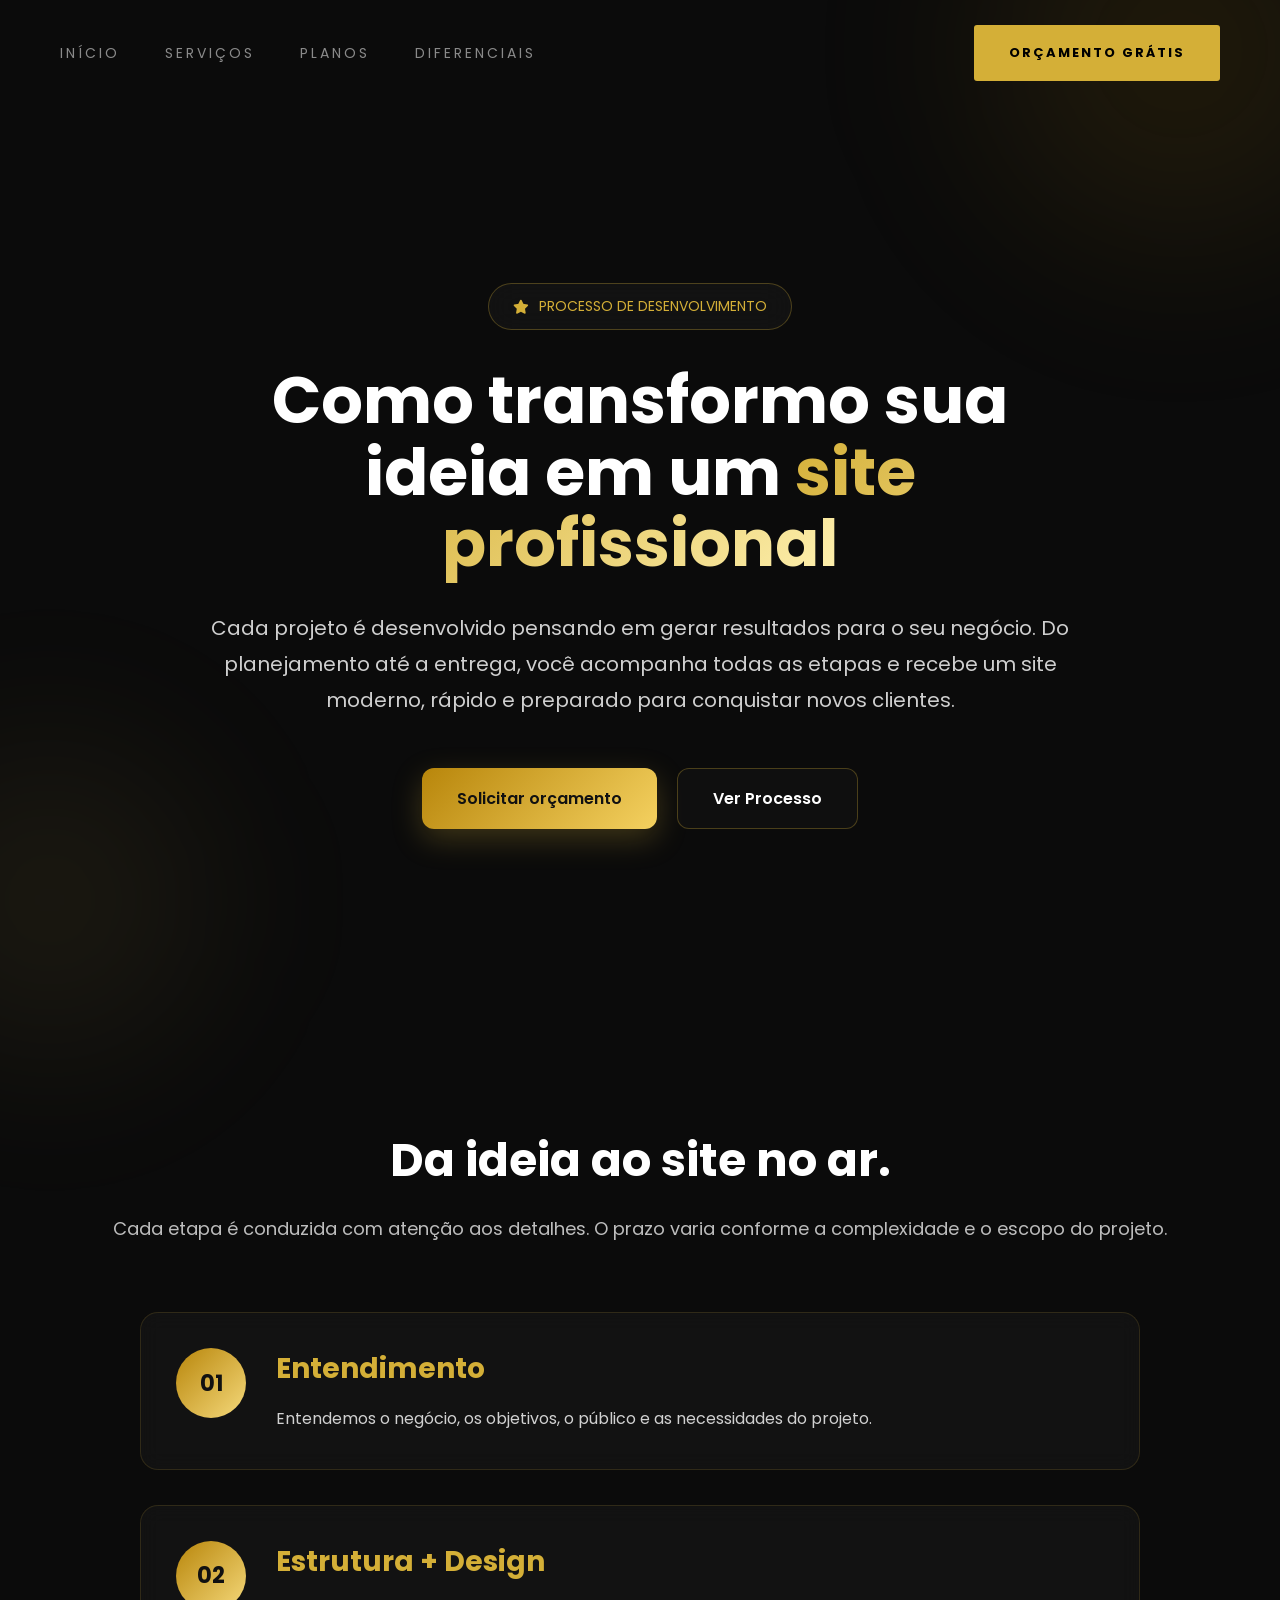
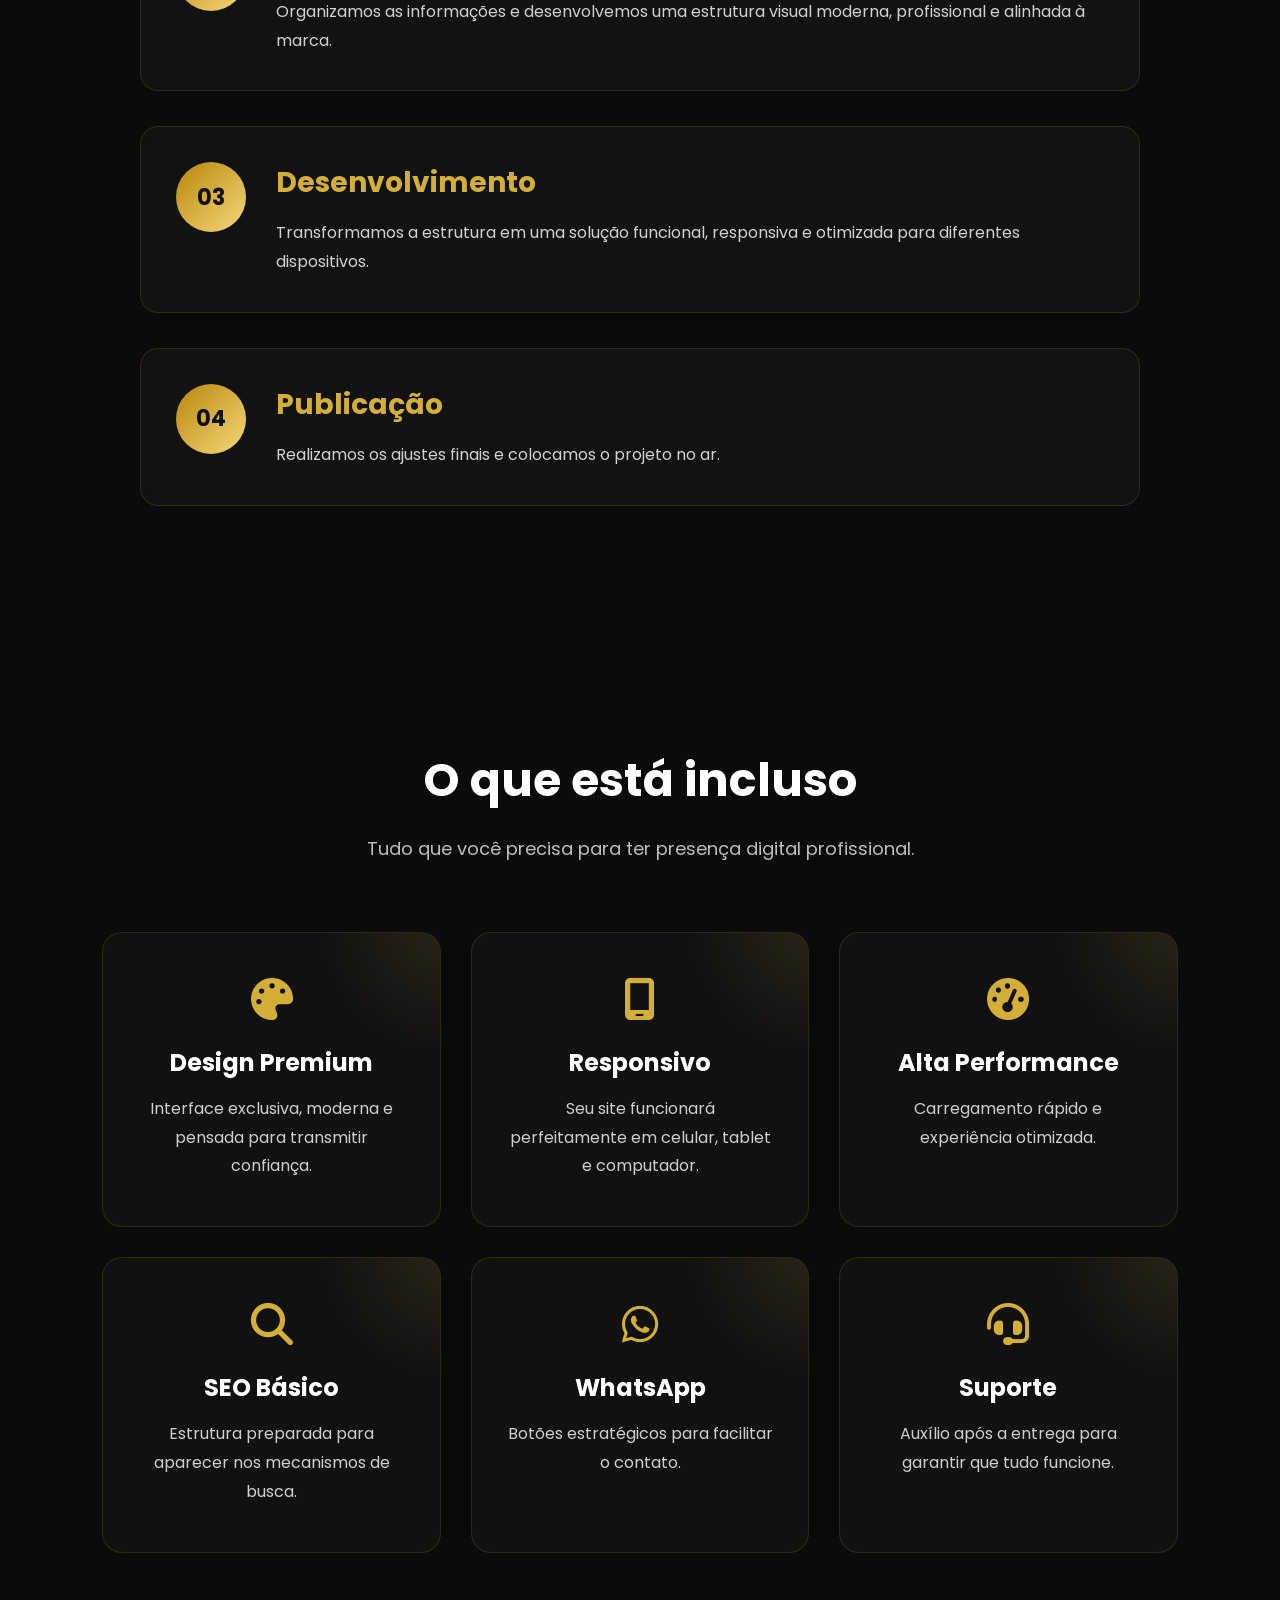
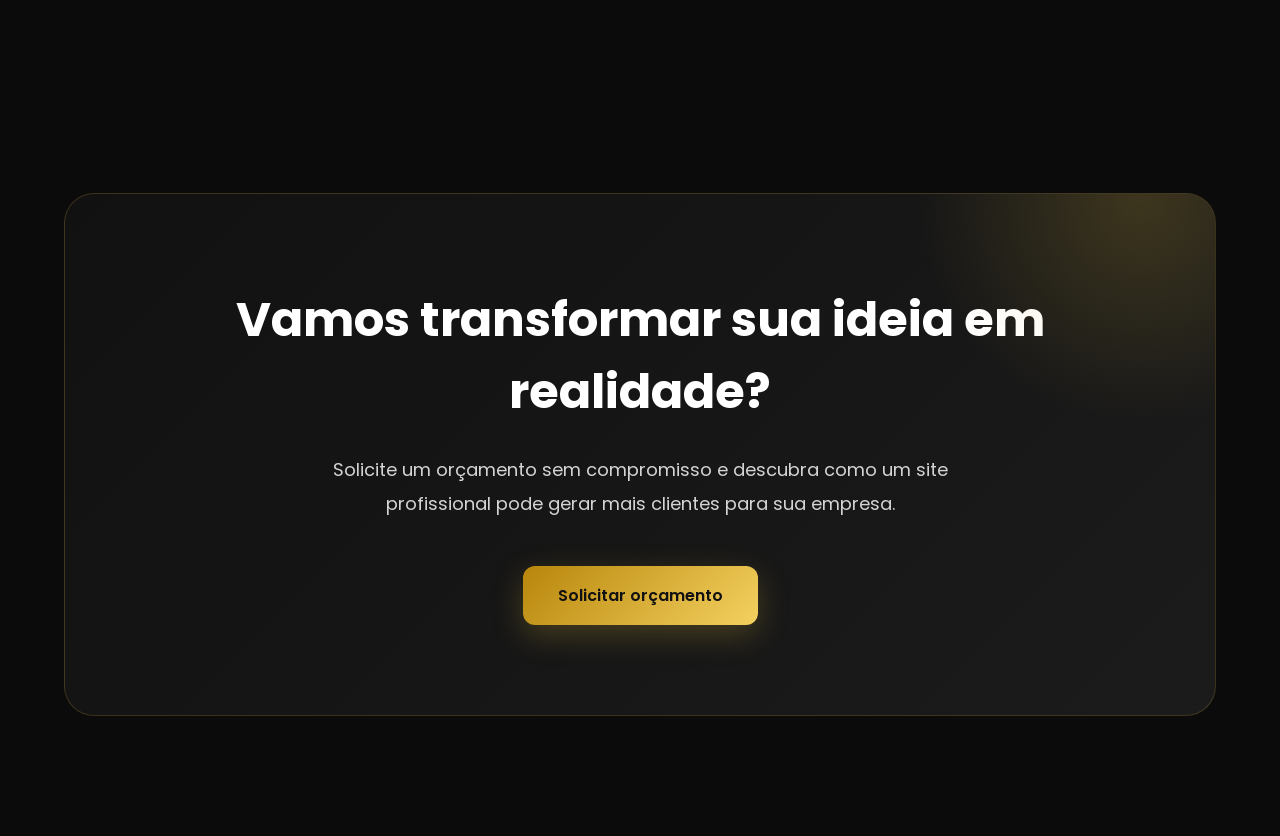
<file: como-funciona.html>
<!DOCTYPE html>
<html lang="pt-BR">

<head>

    <meta charset="UTF-8">
    <meta name="viewport" content="width=device-width, initial-scale=1.0">

    <title>Como Funciona | NunesWebStudio</title>
    <meta name="description" content="Entenda o processo de desenvolvimento da NunesWebStudio: entendimento, estrutura e design, desenvolvimento e publicação do seu projeto.">

    <link rel="stylesheet" href="como-funciona.css">
    <link href="https://fonts.googleapis.com/css2?family=Poppins:wght@300;500;700&display=swap" rel="stylesheet">

    <!-- Ícones -->
    <link rel="stylesheet"
        href="https://cdnjs.cloudflare.com/ajax/libs/font-awesome/6.6.0/css/all.min.css">

</head>

<body>

<!-- ================= HEADER ================= -->

<header class="header">

  <nav class="nav">
    <a href="index.html">INÍCIO</a>
    <a href="index.html#services">SERVIÇOS</a>
    <a href="index.html#pricing">PLANOS</a>
    <a href="index.html#diferenciais">DIFERENCIAIS</a>
  </nav>

  <a href="https://wa.me/5579998365235" target="_blank" rel="noopener" class="btn-header">ORÇAMENTO GRÁTIS</a>

</header>

<!-- ================= HERO ================= -->

<section class="hero">

<div class="hero-content">

<span class="badge">
<i class="fa-solid fa-star"></i>
PROCESSO DE DESENVOLVIMENTO
</span>

<h1>

Como transformo sua ideia em um
<span>site profissional</span>

</h1>

<p>

Cada projeto é desenvolvido pensando em gerar resultados para o seu negócio.
Do planejamento até a entrega, você acompanha todas as etapas e recebe um
site moderno, rápido e preparado para conquistar novos clientes.

</p>

<div class="hero-buttons">

<a href="https://wa.me/5579998365235" target="_blank" class="btn">

Solicitar orçamento

</a>

<a href="#processo" class="btn-secondary">

Ver Processo

</a>

</div>

</div>

</section>

<!-- ================= PROCESSO ================= -->

<section class="process" id="processo">

<div class="section-title">

<h2>Da ideia ao site no ar.</h2>

<p>

Cada etapa é conduzida com atenção aos detalhes. O prazo varia conforme a complexidade e o escopo do projeto.

</p>

</div>

<div class="timeline">

<!-- ITEM -->

<div class="timeline-item">

<div class="number">

01

</div>

<div class="timeline-content">

<h3>Entendimento</h3>

<p>

Entendemos o negócio, os objetivos, o público e as necessidades do projeto.

</p>

</div>

</div>

<!-- ITEM -->

<div class="timeline-item">

<div class="number">

02

</div>

<div class="timeline-content">

<h3>Estrutura + Design</h3>

<p>

Organizamos as informações e desenvolvemos uma estrutura visual moderna, profissional e alinhada à marca.

</p>

</div>

</div>

<!-- ITEM -->

<div class="timeline-item">

<div class="number">

03

</div>

<div class="timeline-content">

<h3>Desenvolvimento</h3>

<p>

Transformamos a estrutura em uma solução funcional, responsiva e otimizada para diferentes dispositivos.

</p>

</div>

</div>

<!-- ITEM -->

<div class="timeline-item">

<div class="number">

04

</div>

<div class="timeline-content">

<h3>Publicação</h3>

<p>

Realizamos os ajustes finais e colocamos o projeto no ar.

</p>

</div>

</div>

</div>

</section>

<!-- ================= O QUE VOCÊ RECEBE ================= -->

<section class="features">

<div class="section-title">

<h2>O que está incluso</h2>

<p>

Tudo que você precisa para ter presença digital profissional.

</p>

</div>

<div class="cards">

<div class="card">

<i class="fa-solid fa-palette"></i>

<h3>Design Premium</h3>

<p>

Interface exclusiva,
moderna e pensada para transmitir confiança.

</p>

</div>

<div class="card">

<i class="fa-solid fa-mobile-screen"></i>

<h3>Responsivo</h3>

<p>

Seu site funcionará perfeitamente
em celular, tablet e computador.

</p>

</div>

<div class="card">

<i class="fa-solid fa-gauge-high"></i>

<h3>Alta Performance</h3>

<p>

Carregamento rápido
e experiência otimizada.

</p>

</div>

<div class="card">

<i class="fa-solid fa-magnifying-glass"></i>

<h3>SEO Básico</h3>

<p>

Estrutura preparada para aparecer
nos mecanismos de busca.

</p>

</div>

<div class="card">

<i class="fa-brands fa-whatsapp"></i>

<h3>WhatsApp</h3>

<p>

Botões estratégicos
para facilitar o contato.

</p>

</div>

<div class="card">

<i class="fa-solid fa-headset"></i>

<h3>Suporte</h3>

<p>

Auxílio após a entrega
para garantir que tudo funcione.

</p>

</div>

</div>

</section>

<!-- ================= CTA ================= -->

<section class="cta">

<h2>

Vamos transformar sua ideia em realidade?

</h2>

<p>

Solicite um orçamento sem compromisso
e descubra como um site profissional
pode gerar mais clientes para sua empresa.

</p>

<a href="https://wa.me/5579998365235"

target="_blank"

class="btn">

Solicitar orçamento

</a>

</section>

</body>

</html>
</file>
<file: como-funciona.css>
/* ===========================
   RESET
=========================== */

*{
    margin:0;
    padding:0;
    box-sizing:border-box;
}

html{
    scroll-behavior:smooth;
}

body{

    font-family: "Poppins", sans-serif;

    background:#0b0b0b;

    color:#fff;

    overflow-x:hidden;

}

/*==============================
    HEADER
================================*/

.header{
    width: 100%;
    display: flex;
    align-items: center;
    justify-content: space-between;
    padding: 25px 60px;
    background: transparent;
    position: relative;
    z-index: 2;
}

.nav{
    display: flex;
    gap: 45px;
    flex: 1;
}

.nav a{
    color: #8a8a8a;
    text-decoration: none;
    font-size: 14px;
    letter-spacing: 3px;
    transition: 0.3s;
}

.nav a:hover{
    color: white;
}

.btn-header{
    display: inline-flex;
    align-items: center;
    justify-content: center;

    background: #d4af37;
    color: #000;
    text-decoration: none;
    padding: 18px 35px;
    border-radius: 3px;
    font-weight: bold;
    font-size: 13px;
    letter-spacing: 2px;
    transition: 0.3s;
}

.btn-header:hover{
    transform: translateY(-3px);
    box-shadow:
        0 0 15px rgba(212,175,55,.45),
        0 0 35px rgba(212,175,55,.25);
}

@media(max-width:768px){

    .header{
        flex-direction: column;
        gap: 20px;
        padding: 20px;
    }

    .nav{
        gap: 20px;
        flex-wrap: wrap;
        justify-content: center;
    }

}

/*==============================
    FUNDO
================================*/

body::before{

content:"";

position:fixed;

width:600px;
height:600px;

background:radial-gradient(circle,#b8860b25,transparent 70%);

top:-250px;
right:-200px;

filter:blur(60px);

z-index:-2;

}

body::after{

content:"";

position:fixed;

width:500px;
height:500px;

background:radial-gradient(circle,#f4d16015,transparent 70%);

bottom:-250px;
left:-200px;

filter:blur(60px);

z-index:-2;

}

/*==============================
 HERO
===============================*/

.hero{

padding:140px 8%;

min-height:100vh;

display:flex;

align-items:center;

justify-content:center;

text-align:center;

}

.hero-content{

max-width:900px;

}

.badge{

display:inline-flex;

align-items:center;

gap:10px;

padding:12px 24px;

border:1px solid rgba(212,175,55,.30);

background:rgba(255,255,255,.03);

border-radius:40px;

color:#d4af37;

font-size:14px;

margin-bottom:35px;

backdrop-filter:blur(15px);

}

.hero h1{

font-size:65px;

line-height:1.1;

margin-bottom:30px;

font-weight:700;

}

.hero h1 span{

background:linear-gradient(135deg,#d4af37,#fff1b0);

-webkit-background-clip:text;

-webkit-text-fill-color:transparent;

}

.hero p{

font-size:20px;

color:#cfcfcf;

line-height:1.8;

margin-bottom:50px;

}

/*==============================
BOTÕES
===============================*/

.hero-buttons{

display:flex;

justify-content:center;

gap:20px;

flex-wrap:wrap;

}

.btn,
.btn-secondary{

padding:17px 35px;

border-radius:12px;

font-weight:600;

text-decoration:none;

transition:.35s;

position:relative;

overflow:hidden;

display:inline-flex;

align-items:center;

justify-content:center;

}

/*==============================
BOTÃO PRINCIPAL
===============================*/

.btn{

background:linear-gradient(135deg,#b8860b,#f4d160);

color:#111;

box-shadow:0 10px 30px rgba(212,175,55,.25);

}

/*==============================
BOTÃO SECUNDÁRIO
===============================*/

.btn-secondary{

border:1px solid rgba(212,175,55,.30);

background:rgba(255,255,255,.02);

color:white;

}

/*==============================
BRILHO
===============================*/

.btn::before,
.btn-secondary::before{

content:"";

position:absolute;

top:0;

left:-120%;

width:60%;

height:100%;

background:linear-gradient(
120deg,
transparent,
rgba(255,255,255,.5),
transparent
);

transform:skewX(-25deg);

}

/*==============================
HOVER
===============================*/

.btn:hover,
.btn-secondary:hover{

background:linear-gradient(135deg,#c89818,#ffd978,#c89818);

transform:translateY(-8px);

box-shadow:

0 18px 40px rgba(212,175,55,.35),

0 0 35px rgba(212,175,55,.18);

animation:flutuar .9s infinite alternate;

color:#111;

}

.btn:hover::before,
.btn-secondary:hover::before{

animation:brilho .7s forwards;

}

.btn:active,
.btn-secondary:active{

transform:scale(.98);

}

@keyframes brilho{

100%{

left:150%;

}

}

@keyframes flutuar{

from{

transform:translateY(-6px);

}

to{

transform:translateY(-12px);

}

}

/*==============================
 TITULOS
===============================*/

.section-title{

text-align:center;

margin-bottom:70px;

}

.section-title h2{

font-size:46px;

margin-bottom:20px;

}

.section-title p{

color:#bdbdbd;

font-size:18px;

}

/*==============================
 PROCESSO
===============================*/

.process{

padding:120px 8%;

}

.timeline{

max-width:1000px;

margin:auto;

display:flex;

flex-direction:column;

gap:35px;

}
/* ==========================================
   TIMELINE
========================================== */

.timeline-item{

    display:flex;
    align-items:flex-start;
    gap:30px;

    padding:35px;

    background:rgba(255,255,255,.03);

    border:1px solid rgba(212,175,55,.15);

    border-radius:18px;

    transition:.35s;

    backdrop-filter:blur(10px);

}

.timeline-item:hover{

    transform:translateY(-8px);

    border-color:#d4af37;

    box-shadow:
    0 15px 40px rgba(212,175,55,.15),
    0 0 25px rgba(212,175,55,.08);

}

.number{

    min-width:70px;
    width:70px;
    height:70px;

    border-radius:50%;

    background:linear-gradient(135deg,#b8860b,#f5d97b);

    display:flex;
    align-items:center;
    justify-content:center;

    color:#111;

    font-size:22px;

    font-weight:bold;

}

.timeline-content h3{

    font-size:28px;

    margin-bottom:15px;

    color:#d4af37;

}

.timeline-content p{

    color:#d1d1d1;

    line-height:1.8;

}

/* ==========================================
   CARDS
========================================== */

.features{

    padding:120px 8%;

}

.cards{

    display:grid;

    grid-template-columns:repeat(auto-fit,minmax(280px,1fr));

    gap:30px;

}

.card{

    background:#111;

    border:1px solid rgba(212,175,55,.15);

    border-radius:20px;

    padding:45px 35px;

    text-align:center;

    transition:.35s;

    position:relative;

    overflow:hidden;

}

.card::before{

    content:"";

    position:absolute;

    width:250px;
    height:250px;

    background:radial-gradient(circle,
    rgba(212,175,55,.12),
    transparent 70%);

    top:-130px;
    right:-130px;

    transition:.4s;

}

.card:hover{

    transform:translateY(-12px);

    border-color:#d4af37;

    box-shadow:
    0 20px 45px rgba(212,175,55,.18);

}

.card:hover::before{

    transform:scale(1.3);

}

.card i{

    font-size:42px;

    color:#d4af37;

    margin-bottom:25px;

}

.card h3{

    font-size:24px;

    margin-bottom:15px;

}

.card p{

    color:#cfcfcf;

    line-height:1.8;

}

/* ==========================================
   CTA
========================================== */

.cta{

    margin:120px auto;

    width:90%;
    max-width:1200px;

    padding:90px 60px;

    border-radius:30px;

    background:linear-gradient(
        135deg,
        #111,
        #1b1b1b
    );

    border:1px solid rgba(212,175,55,.20);

    text-align:center;

    position:relative;

    overflow:hidden;

}

.cta::before{

    content:"";

    position:absolute;

    width:450px;
    height:450px;

    background:radial-gradient(circle,
    rgba(212,175,55,.20),
    transparent 70%);

    top:-220px;
    right:-150px;

}

.cta h2{

    font-size:48px;

    margin-bottom:25px;

}

.cta p{

    max-width:700px;

    margin:auto;

    color:#d4d4d4;

    line-height:1.9;

    font-size:18px;

    margin-bottom:45px;

}

/* ==========================================
   RESPONSIVO
========================================== */

@media(max-width:991px){

.hero{

padding-top:120px;

}

.hero h1{

font-size:48px;

}

.hero p{

font-size:18px;

}

.timeline-item{

flex-direction:column;

align-items:center;

text-align:center;

}

.number{

margin-bottom:20px;

}

.section-title h2{

font-size:36px;

}

.cta h2{

font-size:36px;

}

}

@media(max-width:768px){

.hero{

padding:120px 25px;

}

.hero h1{

font-size:38px;

}

.hero-buttons{

flex-direction:column;

}

.btn,
.btn-secondary{

width:100%;

}

.timeline-item{

padding:25px;

}

.card{

padding:35px 25px;

}

.cta{

padding:60px 30px;

}

.cta h2{

font-size:30px;

}

}

@media(max-width:480px){

.hero h1{

font-size:30px;

}

.hero p{

font-size:16px;

}

.section-title h2{

font-size:30px;

}

.timeline-content h3{

font-size:22px;

}

}
</file>
